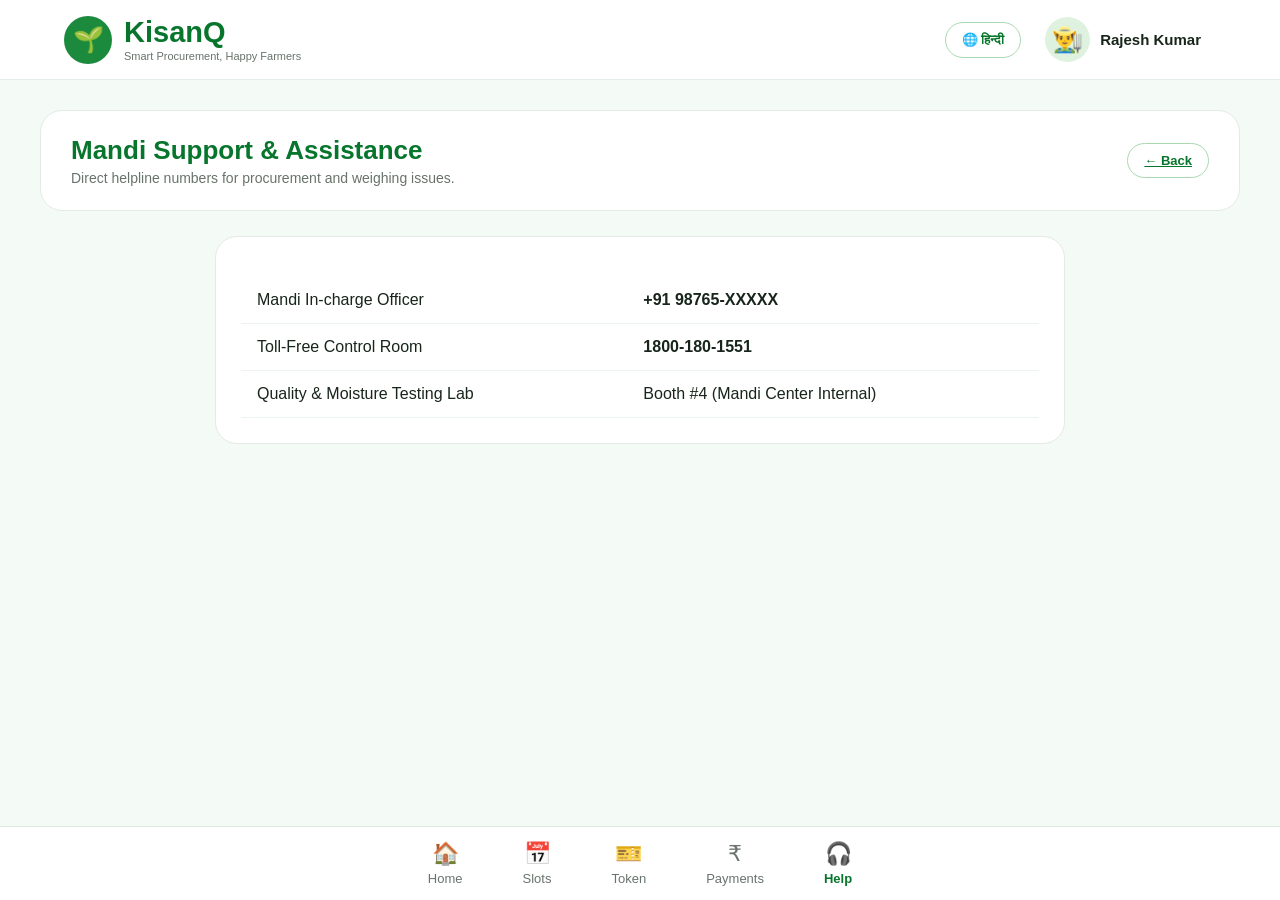
<file: help.html>
<!DOCTYPE html>
<html lang="en">
<head>
    <meta charset="UTF-8">
    <meta name="viewport" content="width=device-width, initial-scale=1.0">
    <title>KisanQ - Help & Support</title>
    <link rel="stylesheet" href="style.css">
</head>
<body>

    <header class="header">
        <a href="index.html" class="logo-area">
            <div class="logo">🌱</div>
            <div class="logo-text">
                <h1 data-i18n="appName">KisanQ</h1>
                <p data-i18n="appTagline">Smart Procurement, Happy Farmers</p>
            </div>
        </a>
        <div class="header-right">
            <button class="language-btn" id="langToggleBtn" onclick="toggleLanguage()">🌐 हिन्दी</button>
            <a href="profile.html" class="profile-btn" title="View Profile">
                <div class="profile-pic">👨‍🌾</div>
                <strong class="profile-name" data-i18n="farmerName">Rajesh Kumar</strong>
            </a>
        </div>
    </header>

    <main class="container">
        <div class="page-title-card">
            <div>
                <h2 data-i18n="helpTitle">Mandi Support & Assistance</h2>
                <p data-i18n="helpDesc">Direct helpline numbers for procurement and weighing issues.</p>
            </div>
            <a href="index.html" class="language-btn" data-i18n="backBtn">← Back</a>
        </div>

        <div class="card" style="max-width:850px; margin:0 auto;">
            <table class="data-table">
                <tr>
                    <td data-i18n="helpOfficer">Mandi In-charge Officer</td>
                    <td><strong>+91 98765-XXXXX</strong></td>
                </tr>
                <tr>
                    <td data-i18n="helpTollFree">Toll-Free Control Room</td>
                    <td><strong>1800-180-1551</strong></td>
                </tr>
                <tr>
                    <td data-i18n="helpMoisture">Quality & Moisture Testing Lab</td>
                    <td>Booth #4 (Mandi Center Internal)</td>
                </tr>
            </table>
        </div>
    </main>

    <nav class="bottom-nav">
        <a href="index.html" class="nav-item">
            <div class="nav-icon">🏠</div>
            <span data-i18n="navHome">Home</span>
        </a>
        <a href="book-slot.html" class="nav-item">
            <div class="nav-icon">📅</div>
            <span data-i18n="navSlots">Slots</span>
        </a>
        <a href="qr.html" class="nav-item">
            <div class="nav-icon">🎫</div>
            <span data-i18n="navToken">Token</span>
        </a>
        <a href="payments.html" class="nav-item">
            <div class="nav-icon">₹</div>
            <span data-i18n="navPayments">Payments</span>
        </a>
        <a href="help.html" class="nav-item active">
            <div class="nav-icon">🎧</div>
            <span data-i18n="navHelp">Help</span>
        </a>
    </nav>

    <script src="script.js"></script>
</body>
</html>
</file>
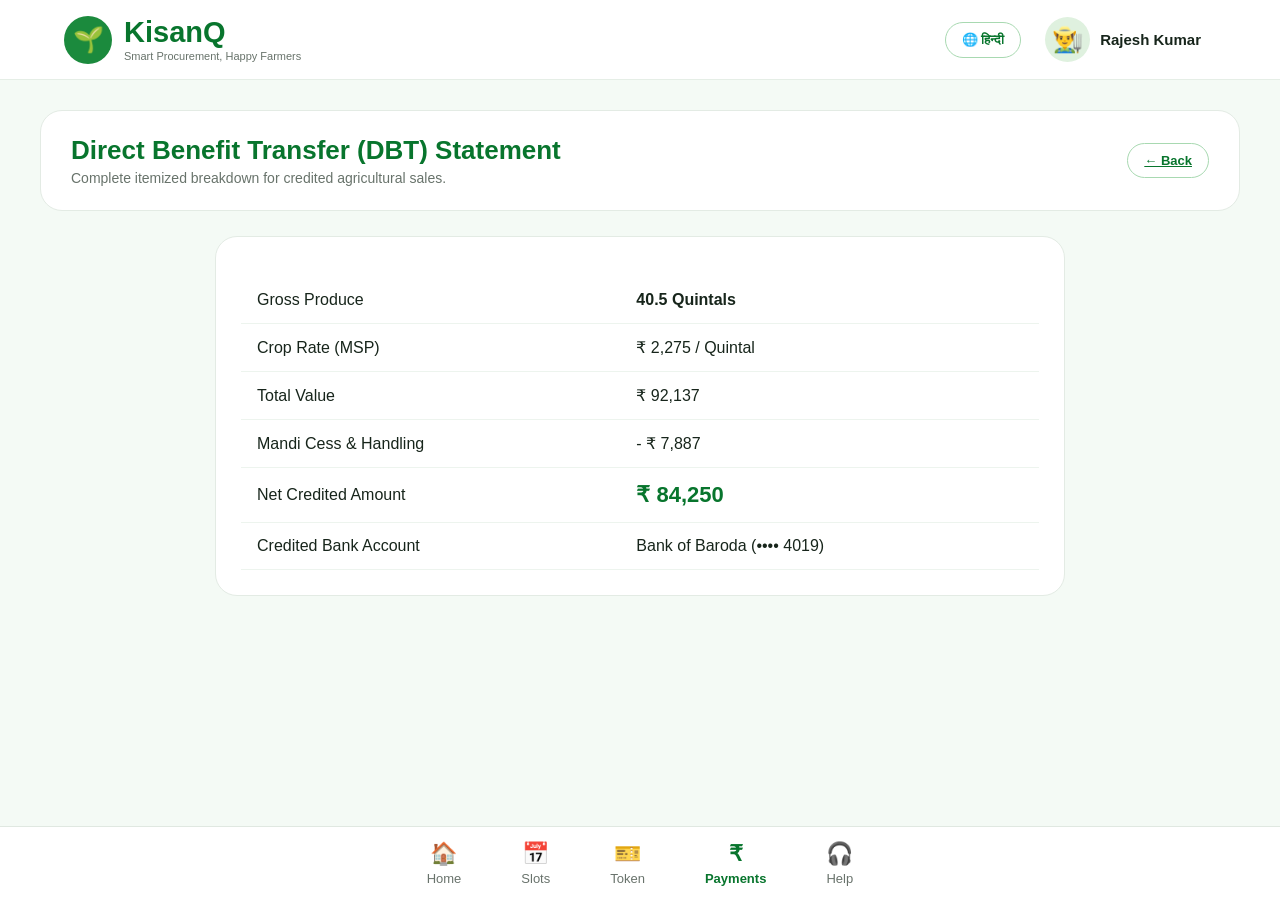
<file: payments.html>
<!DOCTYPE html>
<html lang="en">
<head>
    <meta charset="UTF-8">
    <meta name="viewport" content="width=device-width, initial-scale=1.0">
    <title>KisanQ - Payments</title>
    <link rel="stylesheet" href="style.css">
</head>
<body>

    <header class="header">
        <a href="index.html" class="logo-area">
            <div class="logo">🌱</div>
            <div class="logo-text">
                <h1 data-i18n="appName">KisanQ</h1>
                <p data-i18n="appTagline">Smart Procurement, Happy Farmers</p>
            </div>
        </a>
        <div class="header-right">
            <button class="language-btn" id="langToggleBtn" onclick="toggleLanguage()">🌐 हिन्दी</button>
            <a href="profile.html" class="profile-btn" title="View Profile">
                <div class="profile-pic">👨‍🌾</div>
                <strong class="profile-name" data-i18n="farmerName">Rajesh Kumar</strong>
            </a>
        </div>
    </header>

    <main class="container">
        <div class="page-title-card">
            <div>
                <h2 data-i18n="payTitle">Direct Benefit Transfer (DBT) Statement</h2>
                <p data-i18n="payDesc">Complete itemized breakdown for credited agricultural sales.</p>
            </div>
            <a href="index.html" class="language-btn" data-i18n="backBtn">← Back</a>
        </div>

        <div class="card" style="max-width:850px; margin:0 auto;">
            <table class="data-table">
                <tr>
                    <td data-i18n="tblGross">Gross Produce</td>
                    <td><strong>40.5 Quintals</strong></td>
                </tr>
                <tr>
                    <td data-i18n="tblRate">Crop Rate (MSP)</td>
                    <td>₹ 2,275 / Quintal</td>
                </tr>
                <tr>
                    <td data-i18n="tblValue">Total Value</td>
                    <td>₹ 92,137</td>
                </tr>
                <tr>
                    <td data-i18n="tblDeductions">Mandi Cess & Handling</td>
                    <td>- ₹ 7,887</td>
                </tr>
                <tr>
                    <td data-i18n="tblNet">Net Credited Amount</td>
                    <td><strong style="color:#08752d; font-size:22px;">₹ 84,250</strong></td>
                </tr>
                <tr>
                    <td data-i18n="tblAccount">Credited Bank Account</td>
                    <td>Bank of Baroda (•••• 4019)</td>
                </tr>
            </table>
        </div>
    </main>

    <nav class="bottom-nav">
        <a href="index.html" class="nav-item">
            <div class="nav-icon">🏠</div>
            <span data-i18n="navHome">Home</span>
        </a>
        <a href="book-slot.html" class="nav-item">
            <div class="nav-icon">📅</div>
            <span data-i18n="navSlots">Slots</span>
        </a>
        <a href="qr.html" class="nav-item">
            <div class="nav-icon">🎫</div>
            <span data-i18n="navToken">Token</span>
        </a>
        <a href="payments.html" class="nav-item active">
            <div class="nav-icon">₹</div>
            <span data-i18n="navPayments">Payments</span>
        </a>
        <a href="help.html" class="nav-item">
            <div class="nav-icon">🎧</div>
            <span data-i18n="navHelp">Help</span>
        </a>
    </nav>

    <script src="script.js"></script>
</body>
</html>
</file>
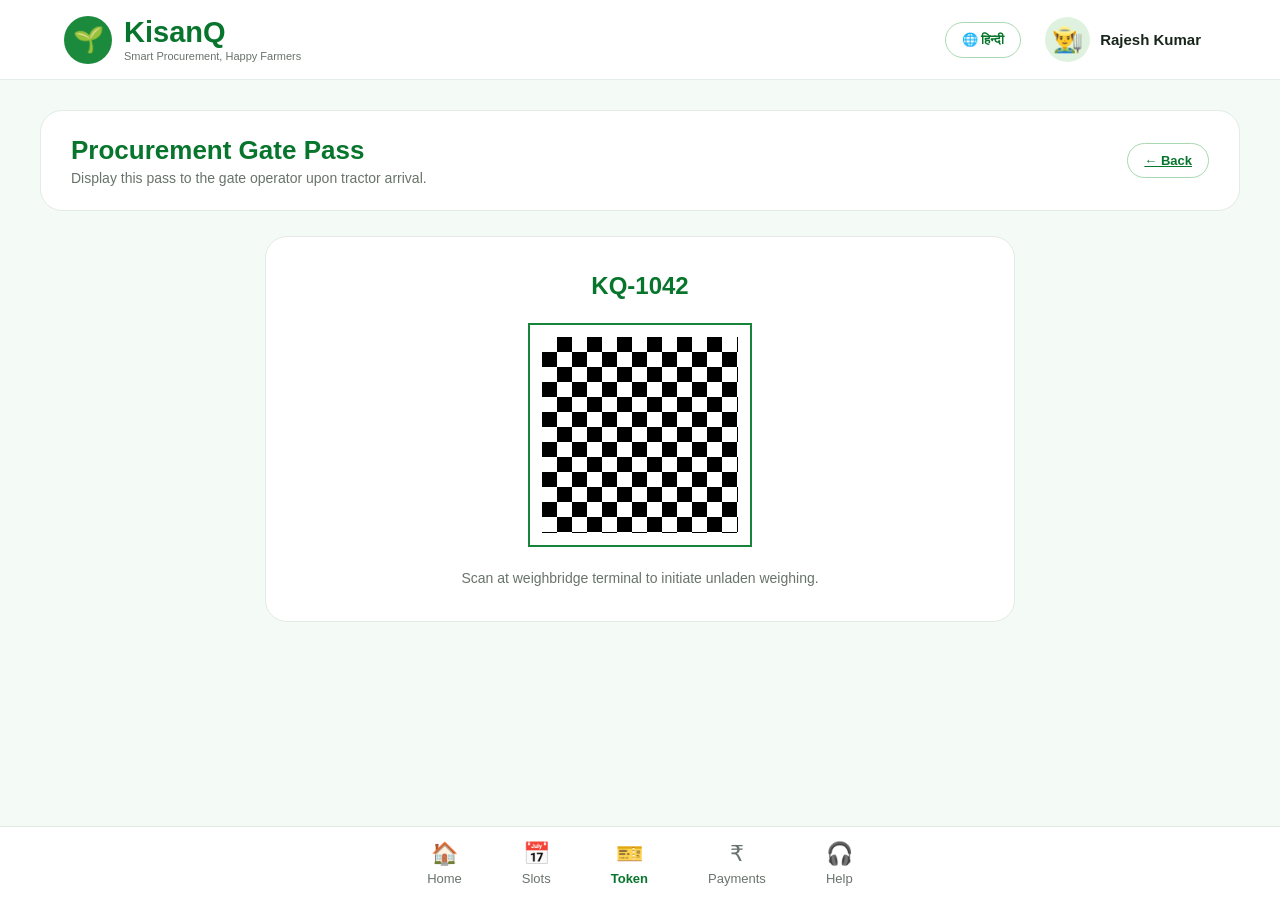
<file: qr.html>
<!DOCTYPE html>
<html lang="en">
<head>
    <meta charset="UTF-8">
    <meta name="viewport" content="width=device-width, initial-scale=1.0">
    <title>KisanQ - Digital Gate Pass</title>
    <link rel="stylesheet" href="style.css">
</head>
<body>

    <header class="header">
        <a href="index.html" class="logo-area">
            <div class="logo">🌱</div>
            <div class="logo-text">
                <h1 data-i18n="appName">KisanQ</h1>
                <p data-i18n="appTagline">Smart Procurement, Happy Farmers</p>
            </div>
        </a>
        <div class="header-right">
            <button class="language-btn" id="langToggleBtn" onclick="toggleLanguage()">🌐 हिन्दी</button>
            <a href="profile.html" class="profile-btn" title="View Profile">
                <div class="profile-pic">👨‍🌾</div>
                <strong class="profile-name" data-i18n="farmerName">Rajesh Kumar</strong>
            </a>
        </div>
    </header>

    <main class="container">
        <div class="page-title-card">
            <div>
                <h2 data-i18n="qrTitle">Procurement Gate Pass</h2>
                <p data-i18n="qrDesc">Display this pass to the gate operator upon tractor arrival.</p>
            </div>
            <a href="index.html" class="language-btn" data-i18n="backBtn">← Back</a>
        </div>

        <div class="form-card" style="text-align:center;">
            <div style="font-size:24px; font-weight:bold; color:#08752d;" id="qrTokenLabel">KQ-1042</div>
            <div class="qr-display"></div>
            <p style="color:#68736b; font-size:14px;" data-i18n="qrScanHelp">
                Scan at weighbridge terminal to initiate unladen weighing.
            </p>
        </div>
    </main>

    <nav class="bottom-nav">
        <a href="index.html" class="nav-item">
            <div class="nav-icon">🏠</div>
            <span data-i18n="navHome">Home</span>
        </a>
        <a href="book-slot.html" class="nav-item">
            <div class="nav-icon">📅</div>
            <span data-i18n="navSlots">Slots</span>
        </a>
        <a href="qr.html" class="nav-item active">
            <div class="nav-icon">🎫</div>
            <span data-i18n="navToken">Token</span>
        </a>
        <a href="payments.html" class="nav-item">
            <div class="nav-icon">₹</div>
            <span data-i18n="navPayments">Payments</span>
        </a>
        <a href="help.html" class="nav-item">
            <div class="nav-icon">🎧</div>
            <span data-i18n="navHelp">Help</span>
        </a>
    </nav>

    <script src="script.js"></script>
</body>
</html>
</file>
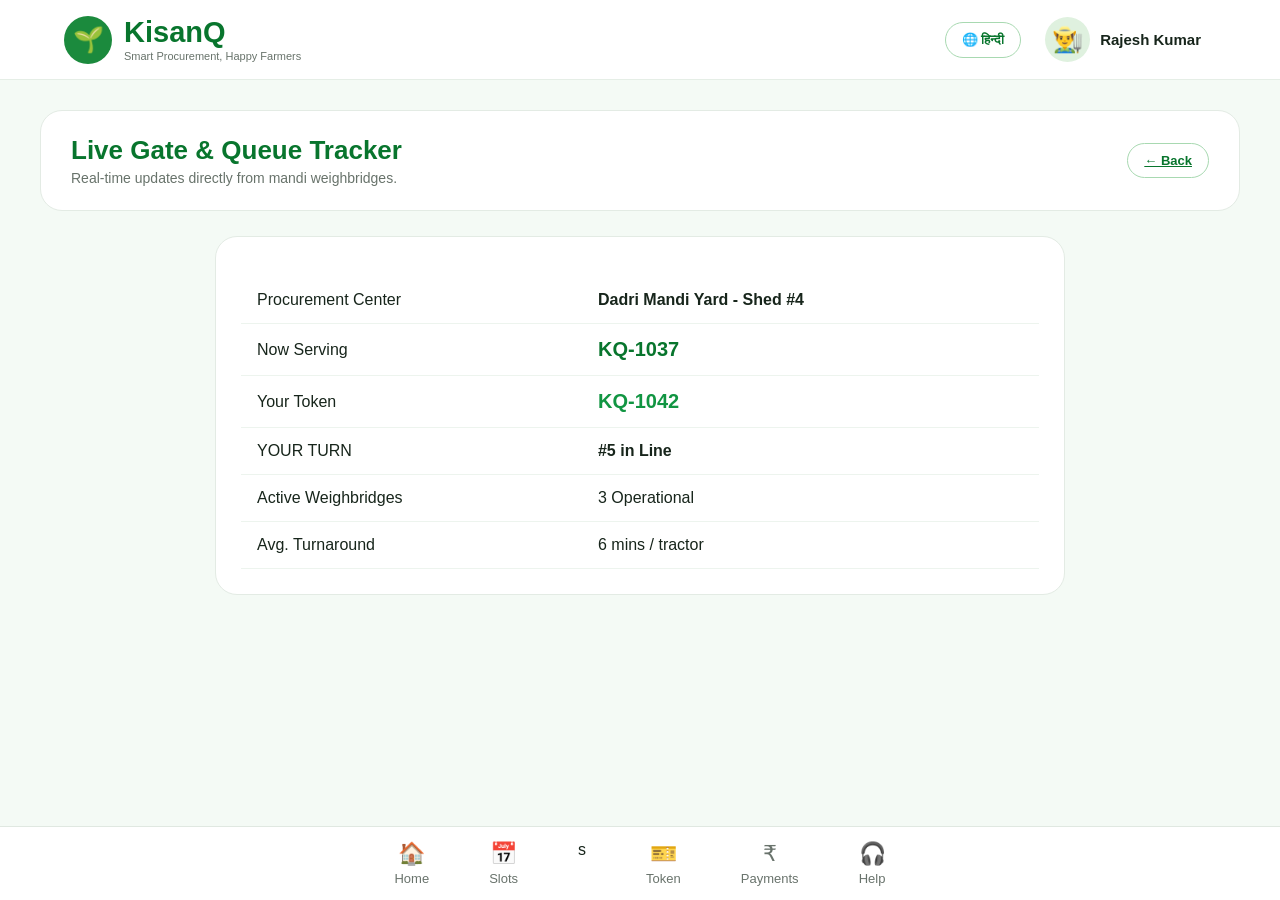
<file: track.html>
<!DOCTYPE html>
<html lang="en">
<head>
    <meta charset="UTF-8">
    <meta name="viewport" content="width=device-width, initial-scale=1.0">
    <title>KisanQ - Track Live Queue</title>
    <link rel="stylesheet" href="style.css">
</head>
<body>

    <header class="header">
        <a href="index.html" class="logo-area">
            <div class="logo">🌱</div>
            <div class="logo-text">
                <h1 data-i18n="appName">KisanQ</h1>
                <p data-i18n="appTagline">Smart Procurement, Happy Farmers</p>
            </div>
        </a>
        <div class="header-right">
            <button class="language-btn" id="langToggleBtn" onclick="toggleLanguage()">🌐 हिन्दी</button>
            <a href="profile.html" class="profile-btn" title="View Profile">
                <div class="profile-pic">👨‍🌾</div>
                <strong class="profile-name" data-i18n="farmerName">Rajesh Kumar</strong>
            </a>
        </div>
    </header>

    <main class="container">
        <div class="page-title-card">
            <div>
                <h2 data-i18n="trackTitle">Live Gate & Queue Tracker</h2>
                <p data-i18n="trackDesc">Real-time updates directly from mandi weighbridges.</p>
            </div>
            <a href="index.html" class="language-btn" data-i18n="backBtn">← Back</a>
        </div>

        <div class="card" style="max-width:850px; margin:0 auto;">
            <table class="data-table">
                <tr>
                    <td data-i18n="colCenter">Procurement Center</td>
                    <td><strong>Dadri Mandi Yard - Shed #4</strong></td>
                </tr>
                <tr>
                    <td data-i18n="colServing">Now Serving</td>
                    <td><strong style="color:#08752d; font-size:20px;">KQ-1037</strong></td>
                </tr>
                <tr>
                    <td data-i18n="colUserToken">Your Token</td>
                    <td><strong id="tokenDisplay" style="color:#119542; font-size:20px;">KQ-1042</strong></td>
                </tr>
                <tr>
                    <td data-i18n="yourTurn">YOUR TURN</td>
                    <td><strong>#5 in Line</strong></td>
                </tr>
                <tr>
                    <td data-i18n="colBridges">Active Weighbridges</td>
                    <td>3 Operational</td>
                </tr>
                <tr>
                    <td data-i18n="colTurnaround">Avg. Turnaround</td>
                    <td>6 mins / tractor</td>
                </tr>
            </table>
        </div>
    </main>

    <nav class="bottom-nav">
        <a href="index.html" class="nav-item">
            <div class="nav-icon">🏠</div>
            <span data-i18n="navHome">Home</span>
        </a>
        <a href="book-slot.html" class="nav-item">
            <div class="nav-icon">📅</div>
            <span data-i18n="navSlots">Slots</span>
        </a>s
        <a href="qr.html" class="nav-item">
            <div class="nav-icon">🎫</div>
            <span data-i18n="navToken">Token</span>
        </a>
        <a href="payments.html" class="nav-item">
            <div class="nav-icon">₹</div>
            <span data-i18n="navPayments">Payments</span>
        </a>
        <a href="help.html" class="nav-item">
            <div class="nav-icon">🎧</div>
            <span data-i18n="navHelp">Help</span>
        </a>
    </nav>

    <script src="script.js"></script>
</body>
</html>
</file>
<file: style.css>
* {
    margin: 0;
    padding: 0;
    box-sizing: border-box;
    font-family: Arial, Helvetica, sans-serif;
}

body {
    background: #f4faf5;
    color: #17251b;
    padding-bottom: 90px;
}

/* ================= HEADER ================= */
.header {
    height: 80px;
    background: white;
    display: flex;
    align-items: center;
    justify-content: space-between;
    padding: 0 5%;
    border-bottom: 1px solid #e5eee6;
    position: sticky;
    top: 0;
    z-index: 100;
}

.logo-area {
    display: flex;
    align-items: center;
    gap: 12px;
    text-decoration: none;
    color: inherit;
}

.logo {
    width: 48px;
    height: 48px;
    background: #1b8a3d;
    border-radius: 50%;
    display: flex;
    align-items: center;
    justify-content: center;
    font-size: 25px;
}

.logo-text h1 {
    color: #08752d;
    font-size: 29px;
    line-height: 1;
}

.logo-text p {
    font-size: 11px;
    color: #68736b;
    margin-top: 3px;
}

.header-right {
    display: flex;
    align-items: center;
    gap: 15px;
}

.language-btn {
    border: 1px solid #a8d9b1;
    background: white;
    border-radius: 20px;
    padding: 9px 16px;
    cursor: pointer;
    font-weight: bold;
    font-size: 13px;
    color: #08752d;
    transition: 0.2s;
    outline: none;
}

.language-btn:hover {
    background: #eaf7eb;
}

.profile-btn {
    display: flex;
    align-items: center;
    gap: 10px;
    text-decoration: none;
    color: inherit;
    padding: 6px 14px 6px 8px;
    border-radius: 30px;
    border: 1px solid transparent;
    cursor: pointer;
    transition: all 0.2s ease;
}

.profile-btn:hover {
    background: #eef7f0;
    border-color: #cde6d2;
    transform: translateY(-1px);
}

.profile-pic {
    width: 45px;
    height: 45px;
    border-radius: 50%;
    background: #dff1df;
    display: flex;
    align-items: center;
    justify-content: center;
    font-size: 25px;
    flex-shrink: 0;
}

.profile-name {
    font-weight: bold;
    font-size: 15px;
    color: #17251b;
}

.profile-btn:hover .profile-name {
    color: #08752d;
}

/* ================= CONTAINER ================= */
.container {
    max-width: 1250px;
    margin: auto;
    padding: 30px 25px 50px;
}

/* Welcome Card */
.welcome {
    background: linear-gradient(100deg, #ffffff 40%, #e6f6e9);
    border-radius: 25px;
    padding: 25px 35px;
    display: flex;
    justify-content: space-between;
    align-items: center;
    margin-bottom: 25px;
}

.welcome-left {
    display: flex;
    align-items: center;
    gap: 20px;
}

.farmer-avatar {
    width: 90px;
    height: 90px;
    background: #e0f3df;
    border-radius: 50%;
    display: flex;
    align-items: center;
    justify-content: center;
    font-size: 48px;
    flex-shrink: 0;
}

.welcome h2 {
    font-size: 30px;
    margin-bottom: 8px;
}

.location {
    color: #68736b;
    font-size: 16px;
}

/* Token Banner */
.token-card {
    background: linear-gradient(110deg, #08752d, #119542);
    color: white;
    border-radius: 25px;
    padding: 35px 50px;
    display: grid;
    grid-template-columns: 1.5fr 1fr 1fr;
    margin-bottom: 25px;
    box-shadow: 0 12px 30px rgba(0,100,40,0.18);
}

.token-section {
    padding: 0 30px;
    border-right: 1px solid rgba(255,255,255,0.35);
}

.token-section:first-child { padding-left: 0; }
.token-section:last-child { border: none; padding-right: 0; }

.token-label {
    font-size: 15px;
    opacity: 0.9;
    margin-bottom: 12px;
}

.token-number {
    font-size: 55px;
    font-weight: bold;
    letter-spacing: 1px;
}

.token-time {
    display: inline-block;
    background: white;
    color: #167b38;
    padding: 8px 15px;
    border-radius: 20px;
    margin-top: 12px;
    font-size: 13px;
    font-weight: bold;
}

.turn-number {
    font-size: 58px;
    font-weight: bold;
    color: #ffd633;
}

.wait {
    font-size: 44px;
    font-weight: bold;
    margin-top: 12px;
}

.wait span { font-size: 18px; }

/* Quick Actions */
.quick-actions {
    display: grid;
    grid-template-columns: repeat(3, 1fr);
    gap: 18px;
    margin-bottom: 25px;
}

.action-card {
    background: white;
    border-radius: 20px;
    padding: 22px;
    display: flex;
    align-items: center;
    justify-content: space-between;
    border: 1px solid #e0eae2;
    cursor: pointer;
    text-decoration: none;
    color: inherit;
    transition: 0.25s;
}

.action-card:hover {
    transform: translateY(-3px);
    box-shadow: 0 8px 20px rgba(0,0,0,0.08);
}

.action-icon {
    width: 55px;
    height: 55px;
    border-radius: 15px;
    display: flex;
    align-items: center;
    justify-content: center;
    font-size: 28px;
    flex-shrink: 0;
}

.green-icon { background: #e1f5e4; }
.blue-icon { background: #e6f0ff; }
.orange-icon { background: #fff0d8; }

.action-text {
    margin: 0 15px;
    flex: 1;
}

.action-text h3 {
    font-size: 18px;
    margin-bottom: 5px;
}

.action-text p {
    color: #68736b;
    font-size: 13px;
}

.arrow {
    width: 38px;
    height: 38px;
    border-radius: 50%;
    display: flex;
    align-items: center;
    justify-content: center;
    background: #eaf7eb;
    color: #08752d;
    font-size: 20px;
    flex-shrink: 0;
}

/* Lower Section */
.lower {
    display: grid;
    grid-template-columns: 1.2fr 0.8fr;
    gap: 20px;
}

.card {
    background: white;
    border-radius: 22px;
    padding: 25px;
    border: 1px solid #e3ebe4;
}

.card h3 {
    margin-bottom: 20px;
    font-size: 20px;
}

.schedule-item {
    display: flex;
    align-items: center;
    gap: 15px;
    margin: 20px 0;
}

.timeline {
    width: 15px;
    height: 15px;
    border-radius: 50%;
    background: #1c9a47;
    position: relative;
    flex-shrink: 0;
}

.timeline::after {
    content: "";
    position: absolute;
    width: 2px;
    height: 40px;
    background: #b8d9bd;
    left: 6px;
    top: 15px;
}

.schedule-item:last-child .timeline::after { display: none; }
.schedule-text small { color: #7a847c; }
.schedule-text strong { display: block; margin-top: 4px; }

.payment {
    background: #eefaf0;
    border-radius: 18px;
    padding: 20px;
    border: 1px solid #cce7d0;
    margin-bottom: 20px;
}

.payment-status {
    color: #16813a;
    font-size: 22px;
    font-weight: bold;
}

.notice {
    background: #fff5dc;
    border-radius: 18px;
    padding: 20px;
    border: 1px solid #fae7ba;
}

.notice h4 {
    color: #b96700;
    margin-bottom: 7px;
}

.notice p {
    color: #675b46;
    font-size: 14px;
}

.btn-primary {
    background: #08752d;
    color: white;
    border: none;
    padding: 14px 28px;
    border-radius: 20px;
    cursor: pointer;
    font-weight: bold;
    font-size: 16px;
    width: 100%;
    transition: 0.2s;
    text-align: center;
    text-decoration: none;
    display: inline-block;
}

.btn-primary:hover {
    background: #065e24;
}

/* Page Sub-Header Cards */
.page-title-card {
    background: white;
    border-radius: 22px;
    padding: 24px 30px;
    margin-bottom: 25px;
    border: 1px solid #e3ebe4;
    display: flex;
    justify-content: space-between;
    align-items: center;
}

.page-title-card h2 {
    font-size: 26px;
    color: #08752d;
}

.page-title-card p {
    color: #68736b;
    font-size: 14px;
    margin-top: 4px;
}

/* Forms & Tables for Sub-pages */
.form-card {
    background: white;
    border-radius: 22px;
    padding: 35px;
    border: 1px solid #e3ebe4;
    max-width: 750px;
    margin: 0 auto;
}

.form-group {
    margin-bottom: 20px;
}

.form-group label {
    display: block;
    font-size: 14px;
    font-weight: bold;
    color: #28382c;
    margin-bottom: 8px;
}

.form-group input, .form-group select {
    width: 100%;
    padding: 13px 16px;
    border-radius: 12px;
    border: 1px solid #c9d8cb;
    font-size: 15px;
    outline: none;
    background: white;
}

.form-group input:focus, .form-group select:focus {
    border-color: #08752d;
    box-shadow: 0 0 0 3px rgba(8,117,45,0.1);
}

.data-table {
    width: 100%;
    border-collapse: collapse;
    margin-top: 15px;
}

.data-table th, .data-table td {
    padding: 14px 16px;
    text-align: left;
    border-bottom: 1px solid #edf4ee;
}

.data-table th {
    background: #f4faf5;
    color: #4f5a52;
    font-weight: 600;
}

.qr-display {
    width: 220px;
    height: 220px;
    margin: 25px auto;
    background:
        linear-gradient(45deg, #000 25%, transparent 25%),
        linear-gradient(-45deg, #000 25%, transparent 25%),
        linear-gradient(45deg, transparent 75%, #000 75%),
        linear-gradient(-45deg, transparent 75%, #000 75%);
    background-size: 30px 30px;
    background-position: 0 0, 0 15px, 15px -15px, -15px 0;
    border: 12px solid white;
    outline: 2px solid #17833b;
}

/* Profile Card Custom Styles */
.profile-card {
    background: white;
    border-radius: 22px;
    padding: 35px;
    border: 1px solid #e3ebe4;
    max-width: 750px;
    margin: 0 auto;
    box-shadow: 0 4px 16px rgba(0,0,0,0.03);
}

.profile-header-banner {
    display: flex;
    align-items: center;
    gap: 25px;
    padding-bottom: 25px;
    border-bottom: 1px solid #edf4ee;
    margin-bottom: 25px;
}

.profile-avatar-large {
    width: 95px;
    height: 95px;
    background: #dff1df;
    border-radius: 50%;
    display: flex;
    align-items: center;
    justify-content: center;
    font-size: 50px;
    flex-shrink: 0;
}

.badge-verified {
    display: inline-block;
    background: #e6f6e9;
    color: #08752d;
    font-size: 12px;
    font-weight: bold;
    padding: 4px 12px;
    border-radius: 12px;
    margin-top: 6px;
    border: 1px solid #a8d9b1;
}

.btn-secondary-danger {
    background: #fff0f0;
    color: #d32f2f;
    border: 1px solid #ffcdd2;
    padding: 13px 25px;
    border-radius: 20px;
    cursor: pointer;
    font-weight: bold;
    font-size: 15px;
    width: 100%;
    transition: 0.2s;
    text-align: center;
    margin-top: 15px;
    display: block;
    text-decoration: none;
}

.btn-secondary-danger:hover {
    background: #ffe5e5;
}

/* ================= BOTTOM NAV ================= */
.bottom-nav {
    background: white;
    border-top: 1px solid #e0e8e1;
    display: flex;
    justify-content: center;
    gap: 60px;
    padding: 14px;
    position: fixed;
    bottom: 0;
    left: 0;
    right: 0;
    z-index: 100;
}

.nav-item {
    text-align: center;
    color: #69736c;
    text-decoration: none;
    font-size: 13px;
    display: flex;
    flex-direction: column;
    align-items: center;
    transition: 0.2s;
}

.nav-icon {
    font-size: 22px;
    margin-bottom: 4px;
}

.nav-item.active {
    color: #08752d;
    font-weight: bold;
}

/* ================= RESPONSIVE ================= */
@media (max-width: 850px) {
    .header { padding: 0 16px; }
    .logo-text p, .profile-name { display: none; }
    .container { padding: 18px 14px 40px; }
    .welcome { padding: 20px; }
    .farmer-avatar { width: 65px; height: 65px; font-size: 35px; }
    .welcome h2 { font-size: 22px; }
    .token-card { grid-template-columns: 1fr; gap: 20px; padding: 25px; }
    .token-section { border-right: none; border-bottom: 1px solid rgba(255,255,255,0.3); padding: 0 0 15px; }
    .token-section:last-child { border-bottom: none; }
    .token-number { font-size: 42px; }
    .quick-actions, .lower { grid-template-columns: 1fr; }
    .bottom-nav { gap: 15px; justify-content: space-around; }
    .profile-header-banner { flex-direction: column; text-align: center; }
}
</file>
